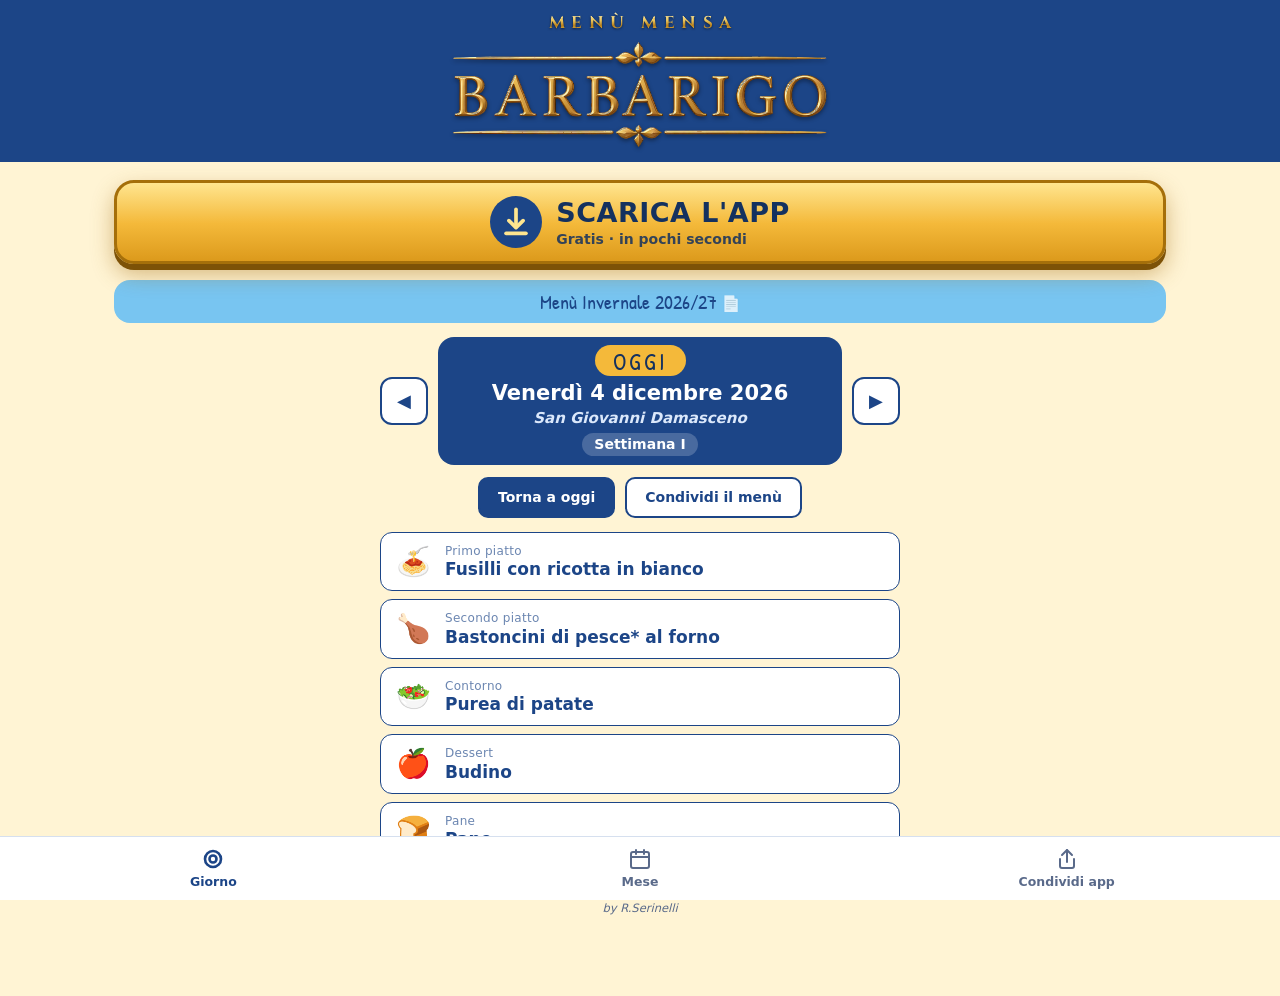
<file: index.html>
<!DOCTYPE html>
<html lang="it" data-oggi="2">
<head>
  <meta charset="utf-8">
  <meta name="viewport" content="width=device-width, initial-scale=1, minimum-scale=1, maximum-scale=1, user-scalable=no, viewport-fit=cover">
  <title>Menù Mensa</title>
  <meta name="description" content="Il menù della mensa scolastica, ogni giorno e ogni mese.">
  <meta name="theme-color" content="#1c4587">
  <link rel="manifest" href="manifest.webmanifest">
  <link rel="icon" type="image/png" sizes="48x48" href="icons/favicon-48.png">
  <link rel="icon" type="image/png" sizes="192x192" href="icons/icon-192.png">
  <link rel="apple-touch-icon" href="icons/apple-touch-icon.png">
  <meta name="apple-mobile-web-app-capable" content="yes">
  <meta name="mobile-web-app-capable" content="yes">
  <meta name="apple-mobile-web-app-title" content="Menù Mensa">
  <meta name="apple-mobile-web-app-status-bar-style" content="black-translucent">
  <link rel="preconnect" href="https://fonts.googleapis.com">
  <link rel="preconnect" href="https://fonts.gstatic.com" crossorigin>
  <link href="https://fonts.googleapis.com/css2?family=Patrick+Hand&family=Cinzel:wght@600;700&display=swap" rel="stylesheet">
  <link rel="stylesheet" href="style.css">
</head>
<body>

<header class="testata">
  <h1 class="testata-titolo">
    <span class="testata-menu">Menù Mensa</span>
    <img class="testata-logo" src="img/barbarigo.png" alt="Barbarigo" width="737" height="216">
  </h1>
</header>



<main class="contenuto">
  <div id="avvisi" class="avvisi" aria-live="polite"></div>

  <div class="scarica" id="blocco-scarica" hidden>
    <button class="btn-scarica" id="btn-scarica">
      <span class="scarica-icona" aria-hidden="true">
        <svg viewBox="0 0 24 24" width="34" height="34" fill="none" stroke="currentColor" stroke-width="2.6" stroke-linecap="round" stroke-linejoin="round"><path d="M12 3v12"/><path d="M7 11l5 5 5-5"/><path d="M5 20h14"/></svg>
      </span>
      <span class="scarica-testi">
        <span class="scarica-titolo">SCARICA L'APP</span>
        <span class="scarica-sotto">Gratis &middot; in pochi secondi</span>
      </span>
    </button>
  </div>

  <button type="button" class="stagione" id="stagione" aria-label="Apri il menù in PDF"></button>

  <!-- ========== VISTA GIORNALIERA ========== -->
  <section id="vista-oggi" aria-labelledby="data-titolo">
    <div class="nav-riga">
      <button class="btn-freccia" id="giorno-prec" aria-label="Giorno precedente">&#9664;</button>
      <div class="nav-centro" id="nav-centro-giorno">
        <span class="badge-oggi" id="badge-oggi" hidden>OGGI</span>
        <h2 class="nav-titolo" id="data-titolo">Caricamento...</h2>
        <div class="santo" id="santo-giorno" hidden></div>
        <span class="chip" id="chip-settimana"></span>
      </div>
      <button class="btn-freccia" id="giorno-succ" aria-label="Giorno successivo">&#9654;</button>
    </div>
    <div class="azioni-riga">
      <button class="btn-pieno" id="giorno-oggi">Torna a oggi</button>
      <button class="btn-bordo" id="btn-condividi-giorno">Condividi il menù</button>
    </div>
    <div id="piatti" class="piatti"></div>
    <p id="nota-surgelati" class="nota" hidden>* prodotto surgelato</p>
  </section>

  <!-- ========== VISTA MENSILE ========== -->
  <section id="vista-mese" aria-labelledby="mese-titolo" hidden>
    <div class="nav-riga">
      <button class="btn-freccia" id="mese-prec" aria-label="Mese precedente">&#9664;</button>
      <div class="nav-centro">
        <h2 class="nav-titolo" id="mese-titolo">Mese</h2>
      </div>
      <button class="btn-freccia" id="mese-succ" aria-label="Mese successivo">&#9654;</button>
    </div>
    <div class="azioni-riga">
      <button class="btn-pieno" id="mese-oggi">Torna a oggi</button>
    </div>
    <div class="scroll-hint">&harr; Scorri di lato per vedere tutta la settimana</div>
    <div class="calendar-wrapper">
      <table class="calendar-table">
        <thead>
          <tr>
            <th class="week-label-head">SETTIMANA</th>
            <th>LUNEDÌ</th>
            <th>MARTEDÌ</th>
            <th>MERCOLEDÌ</th>
            <th>GIOVEDÌ</th>
            <th>VENERDÌ</th>
          </tr>
        </thead>
        <tbody id="calendar-body"></tbody>
      </table>
    </div>
    <p id="nota-mese" class="footer-note">*prodotto surgelato</p>
  </section>
</main>

<footer class="firma">by R.Serinelli</footer>

<!-- Menù pronto per la stampa / PDF: si vede solo quando si stampa -->
<div id="stampa-menu" aria-hidden="true"></div>

<nav class="tabbar" aria-label="Sezioni">
  <button class="tab attiva" id="tab-oggi" aria-current="page">
    <svg viewBox="0 0 24 24" width="24" height="24" fill="none" stroke="currentColor" stroke-width="2" stroke-linecap="round" stroke-linejoin="round" aria-hidden="true"><circle cx="12" cy="12" r="8"/><circle cx="12" cy="12" r="3.5"/></svg>
    <span>Giorno</span>
  </button>
  <button class="tab" id="tab-mese">
    <svg viewBox="0 0 24 24" width="24" height="24" fill="none" stroke="currentColor" stroke-width="2" stroke-linecap="round" stroke-linejoin="round" aria-hidden="true"><rect x="3" y="5" width="18" height="16" rx="2"/><path d="M3 10h18"/><path d="M8 3v4"/><path d="M16 3v4"/></svg>
    <span>Mese</span>
  </button>
  <button class="tab" id="tab-condividi" aria-label="Condividi l'app con gli altri genitori">
    <svg viewBox="0 0 24 24" width="24" height="24" fill="none" stroke="currentColor" stroke-width="2" stroke-linecap="round" stroke-linejoin="round" aria-hidden="true"><path d="M12 15V3"/><path d="M7 8l5-5 5 5"/><path d="M5 12v7a2 2 0 0 0 2 2h10a2 2 0 0 0 2-2v-7"/></svg>
    <span>Condividi app</span>
  </button>
</nav>

<div class="guida" id="guida" role="dialog" aria-modal="true" aria-labelledby="guida-titolo" hidden>
  <div class="guida-scheda">
    <h2 id="guida-titolo" class="guida-titolo">Scarica l'app</h2>
    <p id="guida-avviso" class="guida-avviso" hidden></p>
    <div id="guida-video-box" class="guida-video-box" hidden>
      <button type="button" class="btn-video" id="guida-video-btn">
        <span class="btn-video-play" aria-hidden="true">&#9654;</span>
        <span class="btn-video-testo">Guarda il video<small>30 secondi, con la voce</small></span>
      </button>
      <video id="guida-video" class="guida-video" controls playsinline preload="none" poster="video/guida-iphone.jpg" hidden></video>
    </div>
    <ol id="guida-passi" class="guida-passi"></ol>
    <p id="guida-nota" class="guida-nota"></p>
    <button class="btn-pieno btn-largo" id="guida-chiudi">Ho capito</button>
  </div>
</div>

<div class="errore-app" id="errore-app" role="alert" hidden>
  <div class="errore-scheda">
    <p>L'app non si è caricata bene.</p>
    <button class="btn-pieno btn-largo" id="btn-ripara">Ripara e ricarica</button>
  </div>
</div>

<div id="toast" class="toast" role="status" aria-live="polite" hidden></div>

<script>
  // Rete di sicurezza: se l'app non parte, compare il pulsante per ripararla da soli
  (function () {
    function mostra() {
      var b = document.getElementById('errore-app');
      if (b && !document.documentElement.getAttribute('data-pronto')) b.hidden = false;
    }
    window.addEventListener('error', function () { setTimeout(mostra, 400); }, true);
    setTimeout(mostra, 4000);
    document.addEventListener('click', function (e) {
      if (!e.target || e.target.id !== 'btn-ripara') return;
      var fatto = false;
      function vai() { if (fatto) return; fatto = true; location.reload(); }
      setTimeout(vai, 2500);
      var p = [];
      if (navigator.serviceWorker && navigator.serviceWorker.getRegistrations) {
        p.push(navigator.serviceWorker.getRegistrations().then(function (r) {
          return Promise.all(r.map(function (x) { return x.unregister(); }));
        }));
      }
      if (window.caches && caches.keys) {
        p.push(caches.keys().then(function (k) {
          return Promise.all(k.map(function (x) { return caches.delete(x); }));
        }));
      }
      Promise.all(p).then(vai, vai);
    });
  })();
</script>
<script src="menu-data.js"></script>
<script src="santi.js"></script>
<script src="app.js"></script>
</body>
</html>
</file>
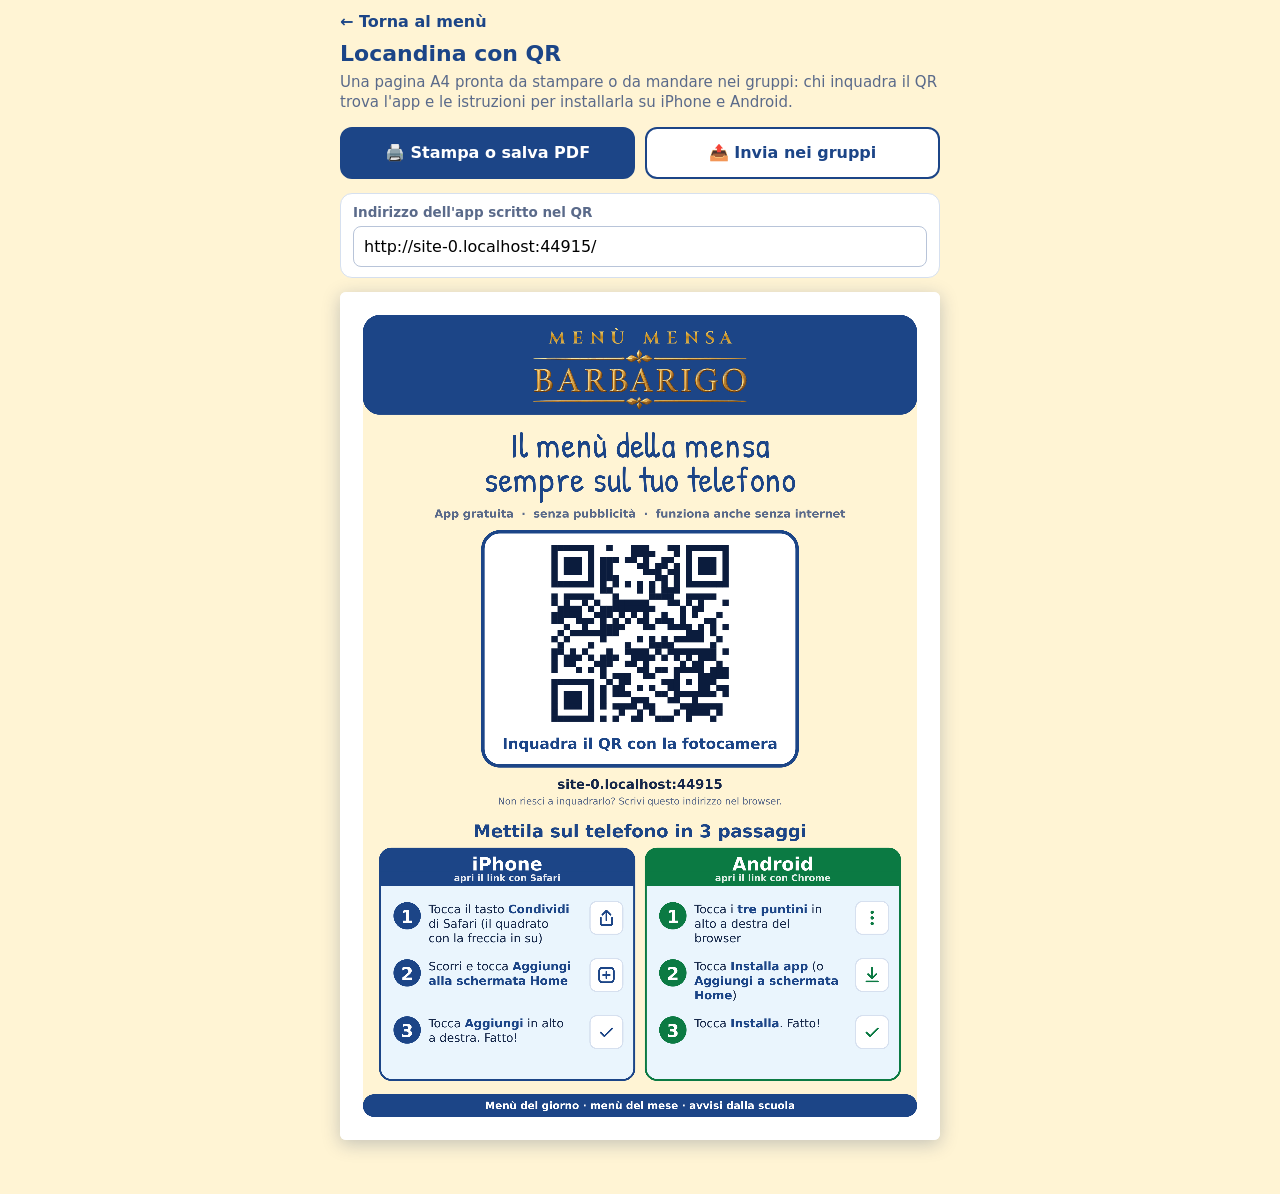
<file: locandina.html>
<!DOCTYPE html>
<html lang="it">
<head>
  <meta charset="utf-8">
  <meta name="viewport" content="width=device-width, initial-scale=1, viewport-fit=cover">
  <title>Locandina Menù Mensa</title>
  <meta name="theme-color" content="#1c4587">
  <link rel="icon" type="image/png" sizes="48x48" href="icons/favicon-48.png">
  <link rel="preconnect" href="https://fonts.googleapis.com">
  <link rel="preconnect" href="https://fonts.gstatic.com" crossorigin>
  <link href="https://fonts.googleapis.com/css2?family=Patrick+Hand&family=Cinzel:wght@700&display=swap" rel="stylesheet">
  <style>
    * { box-sizing: border-box; -webkit-tap-highlight-color: transparent; }
    [hidden] { display: none !important; }
    html, body { margin: 0; }
    body {
      background: #fff4d4; color: #16284a;
      font-family: system-ui, -apple-system, 'Segoe UI', Roboto, Helvetica, Arial, sans-serif;
      padding: calc(env(safe-area-inset-top, 0px) + 12px) 14px calc(env(safe-area-inset-bottom, 0px) + 24px);
    }
    .pagina { max-width: 600px; margin: 0 auto; }
    .torna { display: inline-block; margin-bottom: 10px; font-weight: 700; color: #1c4587; text-decoration: none; }
    h1 { margin: 0 0 6px; font-size: 22px; color: #1c4587; }
    .intro { margin: 0 0 14px; font-size: 15px; color: #5a6a8a; line-height: 1.35; }
    .azioni { display: flex; flex-wrap: wrap; gap: 10px; margin-bottom: 14px; }
    .btn {
      flex: 1 1 200px; min-height: 52px; padding: 10px 14px;
      font: inherit; font-size: 16px; font-weight: 700; cursor: pointer;
      border-radius: 12px; border: 2px solid #1c4587;
    }
    .btn-pieno { background: #1c4587; color: #fff; }
    .btn-bordo { background: #fff; color: #1c4587; }
    .btn:active { opacity: .85; }
    .indirizzo { margin-bottom: 14px; padding: 10px 12px; background: #fff; border: 1.5px solid #d6e0ef; border-radius: 12px; }
    .indirizzo label { display: block; margin-bottom: 6px; font-size: 13.5px; font-weight: 700; color: #5a6a8a; }
    .indirizzo input { width: 100%; padding: 10px; font: inherit; font-size: 16px; border: 1.5px solid #b8c4d9; border-radius: 8px; }
    .avviso-url { margin: 8px 0 0; font-size: 13.5px; color: #8a5a00; font-weight: 600; }
    .anteprima { display: block; width: 100%; height: auto; background: #fff; border-radius: 6px; box-shadow: 0 4px 18px rgba(20, 49, 95, .25); }
    .msg { margin: 10px 0 0; text-align: center; font-size: 14px; color: #1c4587; font-weight: 600; min-height: 1.4em; }

    @page { size: A4 portrait; margin: 0; }
    @media print {
      html, body { background: #fff !important; padding: 0 !important; }
      .no-stampa { display: none !important; }
      .pagina { max-width: none; margin: 0; }
      .anteprima { width: 210mm; height: 297mm; border-radius: 0; box-shadow: none; }
      * { -webkit-print-color-adjust: exact; print-color-adjust: exact; }
    }
  </style>
</head>
<body>
<div class="pagina">
  <div class="no-stampa">
    <a class="torna" href="./">&larr; Torna al menù</a>
    <h1>Locandina con QR</h1>
    <p class="intro">Una pagina A4 pronta da stampare o da mandare nei gruppi: chi inquadra il QR trova l'app e le istruzioni per installarla su iPhone e Android.</p>

    <div class="azioni">
      <button class="btn btn-pieno" id="btn-stampa" type="button">🖨️ Stampa o salva PDF</button>
      <button class="btn btn-bordo" id="btn-invia" type="button">📤 Invia nei gruppi</button>
    </div>

    <div class="indirizzo">
      <label for="campo-url">Indirizzo dell'app scritto nel QR</label>
      <input id="campo-url" type="url" inputmode="url" autocapitalize="off" autocorrect="off" spellcheck="false">
      <p class="avviso-url" id="avviso-url" hidden>Questo non sembra l'indirizzo pubblico dell'app: scrivi qui sopra quello vero (quello che mandi ai genitori), poi controlla che il QR si apra bene.</p>
    </div>
  </div>

  <canvas id="locandina" class="anteprima" width="2480" height="3508" aria-label="Anteprima della locandina"></canvas>
  <p class="msg no-stampa" id="msg" role="status" aria-live="polite"></p>
</div>

<script src="menu-data.js"></script>
<script src="qr.js"></script>
<script src="locandina.js"></script>
</body>
</html>
</file>
<file: style.css>
:root {
  --blu: #1c4587;
  --blu-scuro: #14315f;
  --azzurro: #78c5f1;
  --crema: #fff4d4;
  --bianco: #ffffff;
  --inchiostro: #16284a;
  --tenue: #5a6a8a;
  --linea: #d6e0ef;
  --chiuso: #eef2f8;
  --oggi: #e0f2fe;
  --scritta: 'Patrick Hand', 'Bradley Hand', 'Segoe Print', cursive;
  --testo: system-ui, -apple-system, 'Segoe UI', Roboto, Helvetica, Arial, sans-serif;
  --alto-barra: 56px;
  --alto-tab: 64px;
}

* { box-sizing: border-box; -webkit-tap-highlight-color: transparent; }
[hidden] { display: none !important; }

html {
  height: 100%;
  width: 100%;
  overflow-x: hidden;
  touch-action: pan-x pan-y;          /* niente zoom con le dita ne' con il doppio tocco */
  -webkit-text-size-adjust: 100%;
  text-size-adjust: 100%;
}
body {
  margin: 0;
  width: 100%;
  overflow-x: hidden;
  touch-action: pan-x pan-y;
  min-height: 100vh; min-height: 100dvh;
  display: flex; flex-direction: column;
  background: var(--crema);
  color: var(--inchiostro);
  font-family: var(--testo);
  font-size: 16px;
  line-height: 1.35;
  padding-bottom: calc(var(--alto-tab) + env(safe-area-inset-bottom, 0px) + 12px);
}

button { font: inherit; color: inherit; cursor: pointer; }
button:focus-visible { outline: 3px solid var(--azzurro); outline-offset: 2px; }

/* ---------- testata centrata ---------- */
.testata {
  padding: calc(env(safe-area-inset-top, 0px) + 12px) 16px 12px;
  background: var(--blu);
  text-align: center;
}
.testata-titolo { margin: 0; display: flex; flex-direction: column; align-items: center; gap: 4px; font-weight: 400; }
.testata-menu {
  font-family: 'Cinzel', 'Trajan Pro', 'Cormorant Garamond', Georgia, 'Times New Roman', serif;
  font-weight: 700;
  font-size: 17px;
  letter-spacing: .38em;
  text-indent: .38em;           /* compensa lo spazio dopo l'ultima lettera: resta centrato */
  text-transform: uppercase;
  background: linear-gradient(180deg, #fff1b8 0%, #e8c25a 38%, #b9811c 58%, #f0cf6e 100%);
  -webkit-background-clip: text; background-clip: text;
  color: transparent; -webkit-text-fill-color: transparent;
  filter: drop-shadow(0 1px 1px rgba(0, 0, 0, .55));
}
.testata-logo {
  display: block;
  width: min(100%, 380px);
  height: auto;
  filter: drop-shadow(0 2px 2px rgba(0, 0, 0, .4));
}

/* ---------- pulsante "Scarica l'app" ---------- */
.scarica { margin: 4px 0 16px; }
.btn-scarica {
  position: relative;
  width: 100%;
  min-height: 84px;
  display: flex; align-items: center; justify-content: center; gap: 14px;
  padding: 12px 16px;
  color: var(--blu-scuro);
  background: linear-gradient(180deg, #ffe58f 0%, #f4b93a 52%, #dc9a1c 100%);
  border: 3px solid #a56f0a;
  border-radius: 20px;
  box-shadow: 0 6px 0 #7d5207, 0 10px 22px rgba(160, 105, 10, .45);
  animation: pulsa 2.2s ease-in-out infinite;
}
.btn-scarica:active { transform: translateY(3px); box-shadow: 0 3px 0 #7d5207, 0 5px 12px rgba(160, 105, 10, .4); animation: none; }
.scarica-icona {
  flex: none; width: 52px; height: 52px;
  display: grid; place-items: center;
  background: var(--blu); color: #ffe58f;
  border-radius: 50%;
}
.scarica-testi { display: flex; flex-direction: column; align-items: flex-start; text-align: left; line-height: 1.15; }
.scarica-titolo { font-size: 27px; font-weight: 800; letter-spacing: .5px; }
.scarica-sotto { margin-top: 3px; font-size: 14px; font-weight: 600; opacity: .85; }
@keyframes pulsa {
  0%, 100% { box-shadow: 0 6px 0 #7d5207, 0 10px 22px rgba(160, 105, 10, .45), 0 0 0 0 rgba(244, 185, 58, .65); }
  50%      { box-shadow: 0 6px 0 #7d5207, 0 10px 22px rgba(160, 105, 10, .45), 0 0 0 14px rgba(244, 185, 58, 0); }
}

/* ---------- guida passo passo ---------- */
.guida {
  position: fixed; inset: 0; z-index: 40;
  display: flex; align-items: flex-end; justify-content: center;
  background: rgba(20, 49, 95, .62);
}
.guida-scheda {
  width: 100%; max-width: 520px;
  max-height: 92%; overflow-y: auto;
  padding: 20px 18px calc(18px + env(safe-area-inset-bottom, 0px));
  background: #fff;
  border-radius: 22px 22px 0 0;
}
.guida-titolo { margin: 0 0 14px; font-family: var(--scritta); font-size: 28px; font-weight: 400; color: var(--blu); text-align: center; }
.guida-video-box { margin: 0 0 14px; text-align: center; }
.btn-video {
  width: 100%; display: flex; align-items: center; justify-content: center; gap: 12px;
  min-height: 60px; padding: 8px 14px;
  color: #14315f; background: linear-gradient(#ffe38a, #f0b52f);
  border: 2.5px solid #9a6a0a; border-radius: 14px; box-shadow: 0 3px 0 #9a6a0a;
  font: inherit; font-size: 19px; font-weight: 800; text-align: left; cursor: pointer;
}
.btn-video:active { transform: translateY(2px); box-shadow: 0 1px 0 #9a6a0a; }
.btn-video-play {
  flex: none; width: 38px; height: 38px; border-radius: 50%;
  display: flex; align-items: center; justify-content: center; padding-left: 3px;
  font-size: 16px; color: #fff; background: #1c4587;
}
.btn-video-testo { display: flex; flex-direction: column; line-height: 1.15; }
.btn-video-testo small { margin-top: 2px; font-size: 13.5px; font-weight: 600; color: #5b4000; }
.guida-video { display: block; margin: 0 auto; width: auto; max-width: 100%; max-height: 56vh; background: #000; border-radius: 12px; }
.guida-passi { list-style: none; margin: 0; padding: 0; display: flex; flex-direction: column; gap: 12px; }
.guida-passo {
  display: flex; align-items: center; gap: 14px;
  padding: 12px 14px;
  background: var(--oggi);
  border-radius: 14px;
}
.guida-num {
  flex: none; width: 34px; height: 34px;
  display: grid; place-items: center;
  border-radius: 50%;
  background: var(--blu); color: #fff;
  font-weight: 700; font-size: 18px;
}
.guida-testo { flex: 1; font-size: 17px; line-height: 1.3; color: var(--inchiostro); }
.guida-testo b { color: var(--blu); }
.guida-avviso { margin: 0 0 12px; padding: 10px 12px; background: #fff4d4; border: 2px solid #e0a52a; border-radius: 12px; font-size: 15px; line-height: 1.35; color: var(--inchiostro); text-align: center; }
.guida-icona {
  flex: none; width: 46px; height: 46px;
  display: grid; place-items: center;
  background: #fff; color: var(--blu);
  border: 1.5px solid var(--linea); border-radius: 10px;
}
.guida-nota { white-space: pre-line; margin: 14px 2px 14px; font-size: 14.5px; color: var(--tenue); text-align: center; }
.btn-largo { width: 100%; padding: 14px; font-size: 17px; border-radius: 14px; }

/* ---------- contenuto ---------- */
.contenuto { width: 100%; max-width: 560px; margin: 0 auto; padding: 14px 14px 0; flex: 1 0 auto; }
.contenuto > * { min-width: 0; max-width: 100%; }

.stagione {
  display: block; width: 100%; border: 0; cursor: pointer;
  font-family: var(--scritta);
  font-size: 20px;
  color: var(--blu);
  background: var(--azzurro);
  text-align: center;
  padding: 8px 12px;
  border-radius: 16px;
  margin-bottom: 14px;
}
.stagione::after { content: ' \1F4C4'; font-size: 16px; opacity: .75; }
.stagione:active { background: #5fb4e6; }

.nav-riga { display: flex; align-items: center; justify-content: space-between; gap: 10px; }
.nav-centro { flex: 1; text-align: center; min-width: 0; }
.nav-titolo { margin: 0 0 4px; font-size: 19px; font-weight: 700; color: var(--blu); line-height: 1.2; }
.santo { margin: -1px 0 5px; font-size: 15px; font-style: italic; font-weight: 600; color: var(--tenue); line-height: 1.25; }
.chip {
  display: inline-block;
  font-size: 14px; font-weight: 700;
  color: var(--blu);
  background: rgba(28, 69, 135, .1);
  padding: 2px 12px;
  border-radius: 20px;
}
.chip:empty { display: none; }

.btn-freccia {
  flex: none;
  width: 48px; height: 48px;
  display: grid; place-items: center;
  font-size: 18px;
  color: var(--blu);
  background: #fff;
  border: 2px solid var(--blu);
  border-radius: 12px;
}
.btn-freccia:active:not(:disabled) { background: var(--blu); color: #fff; }
.btn-freccia:disabled { opacity: .3; cursor: not-allowed; border-color: #b8c4d9; color: #8a97b0; }

.azioni-riga { display: flex; justify-content: center; gap: 10px; margin: 12px 0 14px; flex-wrap: wrap; }
.btn-pieno, .btn-bordo, .btn-testo {
  padding: 9px 18px;
  border-radius: 10px;
  font-size: 14px;
  font-weight: 700;
}
.btn-pieno { background: var(--blu); color: #fff; border: 2px solid var(--blu); }
.btn-bordo { background: #fff; color: var(--blu); border: 2px solid var(--blu); }
.btn-testo { background: transparent; color: var(--tenue); border: 2px solid transparent; }
.btn-pieno:active { background: var(--blu-scuro); }
.btn-bordo:active { background: var(--oggi); }

/* ---------- vista giorno ---------- */
.piatti { display: flex; flex-direction: column; gap: 8px; touch-action: pan-y; }
.piatto {
  display: flex; align-items: center; gap: 14px;
  background: #fff;
  border: 1.5px solid var(--blu);
  border-radius: 12px;
  padding: 10px 14px;
}
.piatto-emoji { flex: none; width: 36px; text-align: center; font-size: 28px; line-height: 1; }
.piatto-categoria { font-size: 12px; color: var(--blu); opacity: .65; letter-spacing: .3px; }
.piatto-nome { font-size: 17px; font-weight: 600; color: var(--blu); line-height: 1.25; }
.infanzia { display: block; margin-top: 2px; font-size: 13.5px; font-weight: 400; font-style: italic; color: var(--tenue); }

.chiuso-box {
  display: flex; flex-direction: column; align-items: center; gap: 10px;
  padding: 22px 16px;
  background: #fff;
  border: 2px dashed var(--blu);
  border-radius: 14px;
  text-align: center;
  color: var(--blu);
  font-size: 17px;
  font-weight: 600;
}
.img-weekend { width: 200px; height: 200px; object-fit: contain; }
.chiuso-img { width: 100%; max-width: 320px; height: auto; border-radius: 12px; }

.nota { margin: 14px 0 0; text-align: center; font-size: 13px; font-style: italic; color: #000; }

/* ---------- vista mese (tabella, come nello script mensile) ---------- */
.calendar-wrapper {
  width: 100%;
  max-width: 100%;
  overflow-x: auto;
  -webkit-overflow-scrolling: touch;
  border: 1px solid #e5e7eb;
  border-radius: 6px;
  box-shadow: 0 4px 6px -1px rgba(0, 0, 0, 0.05);
  background-color: #ffffff;
}
.calendar-table {
  width: 100%;
  min-width: 850px;
  border-collapse: separate;
  border-spacing: 0;
  table-layout: fixed;
}
.calendar-table th {
  background-color: #1a436d;
  color: white;
  padding: 12px 4px;
  font-size: 14px;
  font-weight: 600;
  border-bottom: 2px solid #112d4e;
  text-align: center;
}
.calendar-table th.week-label-head,
.calendar-table td.week-label-cell {
  width: 15%;
  background-color: #f8fafc;
  color: #1a436d;
  font-weight: bold;
  text-align: center;
  vertical-align: middle;
  border-right: 1px solid #e5e7eb;
  border-bottom: 1px solid #e5e7eb;
  font-size: 13px;
}
.calendar-table th.week-label-head { background-color: #1a436d; color: #fff; }
.calendar-table td {
  border-right: 1px solid #e5e7eb;
  border-bottom: 1px solid #e5e7eb;
  padding: 8px 6px;
  vertical-align: top;
  height: 140px;
  background-color: #ffffff;
  font-size: 12px;
}
.calendar-table td:last-child { border-right: none; }
.calendar-table td.empty-cell { background-color: #f1f5f9; }
.calendar-table td[data-giorno] { cursor: pointer; }
.day-number {
  font-size: 14px;
  font-weight: bold;
  color: #b91c1c;
  margin-bottom: 6px;
  display: inline-block;
  background: #fef2f2;
  padding: 2px 6px;
  border-radius: 4px;
}
.food-container { line-height: 1.4; text-align: left; color: #334155; }
.food-container div { margin-bottom: 4px; white-space: normal; overflow: hidden; }
.closed-canteen { color: #64748b; font-style: italic; margin-top: 15px; text-align: center; }
.closed-label { color: #64748b; font-size: 10px; text-align: center; font-style: italic; }
.infanzia-text { font-size: 10px; color: #64748b; font-style: italic; display: block; margin-top: 1px; font-weight: 400; }
.footer-note { font-style: italic; color: #64748b; font-size: 11px; margin: 10px 0 0; text-align: left; }
.scroll-hint {
  display: none;
  background-color: #e0f2fe;
  color: #0369a1;
  text-align: center;
  font-size: 12px;
  padding: 8px;
  margin-bottom: 8px;
  border-radius: 6px;
  font-weight: bold;
  border: 1px solid #bae6fd;
}
@media screen and (max-width: 768px) {
  .scroll-hint { display: block; }
  .calendar-table { min-width: 680px; }
  .calendar-table td { height: auto !important; min-height: 105px; padding: 5px 4px !important; font-size: 10px !important; }
  .calendar-table th { font-size: 11px !important; padding: 6px 2px !important; }
  .calendar-table th.week-label-head, .calendar-table td.week-label-cell { font-size: 10px !important; }
  .day-number { font-size: 11px !important; padding: 1px 4px !important; margin-bottom: 3px !important; }
  .food-container { line-height: 1.2 !important; }
  .food-container div { margin-bottom: 3px !important; }
  .closed-canteen { margin-top: 5px !important; font-size: 10px !important; }
}

/* ---------- barra delle sezioni ---------- */
.tabbar {
  position: fixed; left: 0; right: 0; bottom: 0; z-index: 20;
  display: flex;
  height: calc(var(--alto-tab) + env(safe-area-inset-bottom, 0px));
  padding-bottom: env(safe-area-inset-bottom, 0px);
  background: #fff;
  border-top: 1px solid var(--linea);
}
.tab {
  flex: 1;
  display: flex; flex-direction: column; align-items: center; justify-content: center; gap: 3px;
  background: transparent; border: 0;
  color: var(--tenue);
  font-size: 12.5px; font-weight: 600;
}
.tab.attiva { color: var(--blu); }
.tab.attiva svg { stroke-width: 2.6; }

/* ---------- riparazione ---------- */
.errore-app {
  position: fixed; inset: 0; z-index: 50;
  display: flex; align-items: center; justify-content: center;
  padding: 20px;
  background: rgba(20, 49, 95, .7);
}
.errore-scheda {
  width: 100%; max-width: 360px;
  padding: 22px 18px;
  background: #fff;
  border-radius: 18px;
  text-align: center;
}
.errore-scheda p { margin: 0 0 16px; font-size: 18px; font-weight: 600; color: var(--blu); }

/* ---------- messaggio breve ---------- */
.toast {
  position: fixed; left: 50%; transform: translateX(-50%);
  bottom: calc(var(--alto-tab) + env(safe-area-inset-bottom, 0px) + 16px);
  z-index: 30;
  max-width: calc(100% - 32px);
  padding: 10px 16px;
  background: var(--blu-scuro); color: #fff;
  border-radius: 10px;
  font-size: 14px;
  text-align: center;
}

/* ---------- avvisi dalla scuola ---------- */
.avvisi { display: flex; flex-direction: column; gap: 10px; }
.avvisi:not(:empty) { margin-bottom: 14px; }
.avviso {
  display: flex; align-items: flex-start; gap: 12px;
  padding: 12px 14px;
  background: #fff8e1;
  border: 2.5px solid #e0a52a;
  border-left-width: 9px;
  border-radius: 14px;
  box-shadow: 0 3px 10px rgba(160, 105, 10, .18);
}
.avviso-icona { flex: none; font-size: 28px; line-height: 1.1; }
.avviso-corpo { flex: 1; min-width: 0; }
.avviso-titolo { font-size: 13px; font-weight: 800; letter-spacing: .6px; text-transform: uppercase; color: #8a5a00; }
.avviso-testo { margin-top: 3px; font-size: 19px; font-weight: 700; line-height: 1.25; color: var(--inchiostro); overflow-wrap: anywhere; }
.avviso-periodo { margin-top: 6px; font-size: 13.5px; font-weight: 600; color: #8a5a00; }

/* ---------- firma ---------- */
.firma {
  padding: 8px 0 4px;
  text-align: center;
  font-size: 11.5px; font-style: italic;
  color: var(--tenue);
}

#stampa-menu { display: none; }

/* =====================================================================
   EVIDENZIARE "OGGI"  (vista Giorno + vista Mese)
   Si sceglie lo stile in index.html:  <html lang="it" data-oggi="1">
     1 = Giallo "cartellino"   2 = Blu pieno   3 = Arancio a mano
   ===================================================================== */
.badge-oggi, .tag-oggi { display: none; }
.nav-centro.e-oggi .badge-oggi { display: inline-block; }
.calendar-table td.today-active .tag-oggi { display: inline-block; }

.badge-oggi {
  margin-bottom: 5px; padding: 1px 18px 0;
  font-family: var(--scritta); font-size: 24px; letter-spacing: 3px; line-height: 1.25;
  border-radius: 20px;
}
.tag-oggi {
  margin-left: 4px; padding: 2px 6px;
  font-size: 10px; font-weight: 800; letter-spacing: .5px;
  border-radius: 4px; vertical-align: 1px;
}
.nav-centro.e-oggi .nav-titolo { font-size: 21px; }
.calendar-table td.today-active .day-number { font-size: 15px; }
.calendar-table td.today-active .food-container { font-weight: 700; }

/* --- 1: giallo "cartellino" (stesso giallo del tasto Scarica) --- */
html[data-oggi="1"] .badge-oggi { color: #14315f; background: linear-gradient(#ffe38a, #f0b52f); border: 2px solid #9a6a0a; box-shadow: 0 2px 0 #9a6a0a; }
html[data-oggi="1"] .calendar-table td.today-active { background-color: #fff1b8 !important; box-shadow: inset 0 0 0 3px #e0a52a; }
html[data-oggi="1"] .calendar-table td.today-active .day-number { color: #14315f !important; background: #f4b93a; }
html[data-oggi="1"] .calendar-table td.today-active .food-container { color: #14315f !important; }
html[data-oggi="1"] .tag-oggi { color: #fff; background: #1c4587; }

/* --- 2: blu pieno --- */
html[data-oggi="2"] .nav-centro.e-oggi { padding: 8px 8px 9px; background: var(--blu); border-radius: 16px; }
html[data-oggi="2"] .nav-centro.e-oggi .nav-titolo { color: #fff; }
html[data-oggi="2"] .nav-centro.e-oggi .santo { color: #dbe8fb; }
html[data-oggi="2"] .nav-centro.e-oggi .chip { color: #fff; background: rgba(255, 255, 255, .2); }
html[data-oggi="2"] .badge-oggi { color: #14315f; background: #f4b93a; }
html[data-oggi="2"] .calendar-table td.today-active { background-color: #dbeafe !important; box-shadow: inset 0 0 0 3px #1c4587; }
html[data-oggi="2"] .calendar-table td.today-active .day-number { color: #fff !important; background: #1c4587; }
html[data-oggi="2"] .calendar-table td.today-active .food-container { color: #14315f !important; }
html[data-oggi="2"] .tag-oggi { color: #14315f; background: #f4b93a; }

/* --- 3: arancio con scritta grande a mano --- */
html[data-oggi="3"] .badge-oggi { padding: 0; font-size: 40px; letter-spacing: 4px; line-height: 1; color: #c2410c; text-shadow: 0 2px 0 #fed7aa; }
html[data-oggi="3"] .nav-centro.e-oggi .nav-titolo { color: #9a3412; }
html[data-oggi="3"] .calendar-table td.today-active { background-color: #ffedd5 !important; box-shadow: inset 0 0 0 3px #ea580c; }
html[data-oggi="3"] .calendar-table td.today-active .day-number { color: #fff !important; background: #ea580c; }
html[data-oggi="3"] .calendar-table td.today-active .food-container { color: #7c2d12 !important; }
html[data-oggi="3"] .tag-oggi { color: #fff; background: #c2410c; }

/* ---------- schermi larghi (tablet / computer) ---------- */
@media (min-width: 900px) {
  .contenuto { max-width: 1080px; }
  #vista-oggi { max-width: 520px; margin: 0 auto; }
}

@media (prefers-reduced-motion: reduce) { * { transition: none !important; scroll-behavior: auto !important; animation: none !important; } }

/* ---------- stampa: esce solo il menu (un solo foglio A4 orizzontale) ---------- */
@page { size: A4 landscape; margin: 7mm; }
@media print {
  html, body { height: auto !important; overflow: visible !important; background: #fff !important; padding: 0 !important; display: block !important; min-height: 0 !important; }
  body > *:not(#stampa-menu) { display: none !important; }
  #stampa-menu { display: block !important; }
  * { -webkit-print-color-adjust: exact; print-color-adjust: exact; }

  .sm-pagina { font-family: var(--testo); color: #16284a; break-inside: avoid; page-break-inside: avoid; }
  .sm-testata { display: flex; align-items: center; justify-content: space-between; gap: 10mm; padding-bottom: 1.5mm; margin-bottom: 2.5mm; border-bottom: 0.7mm solid #1c4587; }
  .sm-logo { height: 10mm; width: auto; display: block; }
  .sm-titoli { text-align: right; }
  .sm-titolo { font-size: 16pt; font-weight: 800; color: #1c4587; line-height: 1.1; }
  .sm-periodo { margin-top: 0.5mm; font-size: 8.5pt; color: #5a6a8a; }
  .sm-sett { margin-bottom: 2.2mm; break-inside: avoid; page-break-inside: avoid; }
  .sm-sett table { width: 100%; border-collapse: collapse; table-layout: fixed; }
  .sm-sett th, .sm-sett td { border: 0.25mm solid #b8c4d9; padding: 1mm 1.6mm; font-size: 8.3pt; line-height: 1.2; vertical-align: top; text-align: left; }
  .sm-sett thead th { background: #1c4587; color: #fff; text-align: center; font-size: 8.5pt; border-color: #1c4587; padding: 0.9mm 1mm; }
  .sm-sett thead th.sm-sett-nome { width: 26mm; background: #14315f; font-size: 8.5pt; white-space: nowrap; }
  .sm-sett tbody th { width: 26mm; background: #eef2f8; color: #1c4587; font-size: 7.8pt; font-weight: 700; white-space: nowrap; }
  .sm-inf { display: block; margin-top: 0.3mm; font-size: 7pt; font-style: italic; color: #5a6a8a; }
  .sm-nota { margin-top: 0.5mm; font-size: 7.5pt; font-style: italic; color: #5a6a8a; text-align: center; }
}
</file>
